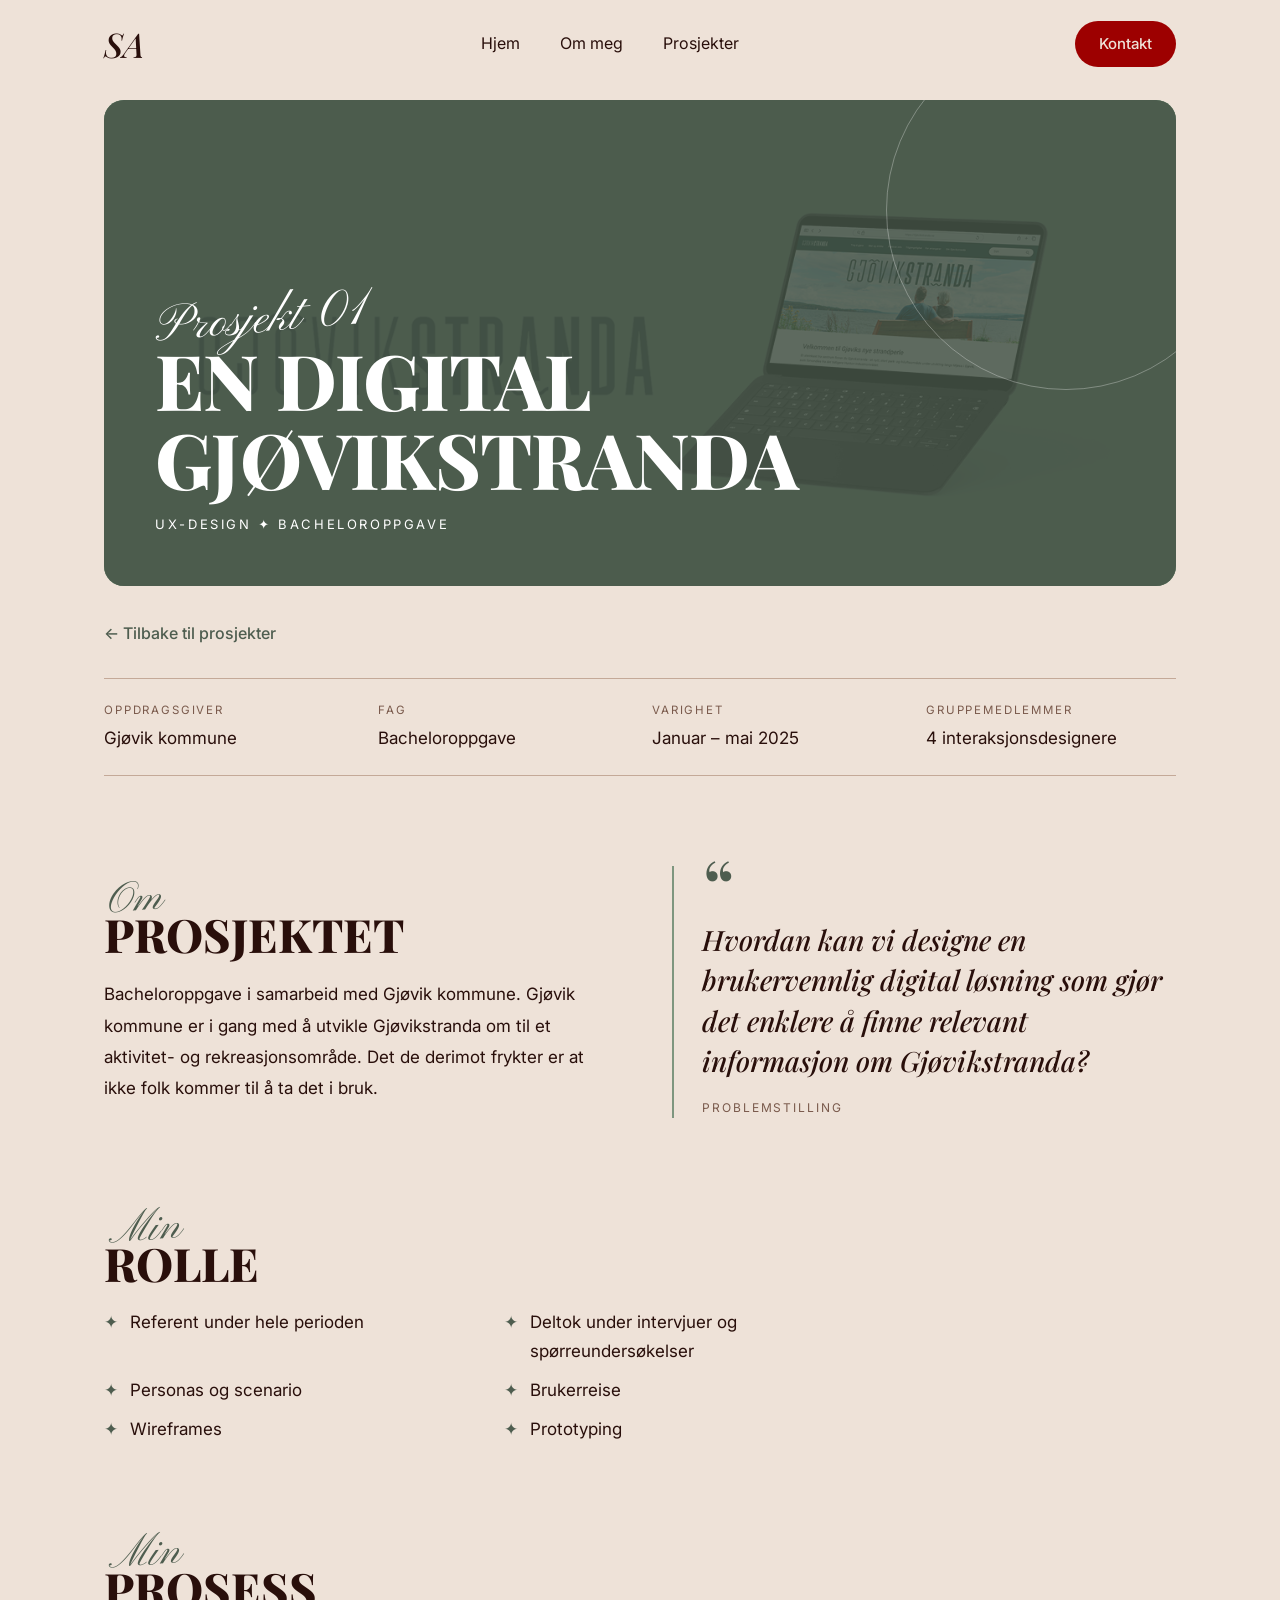
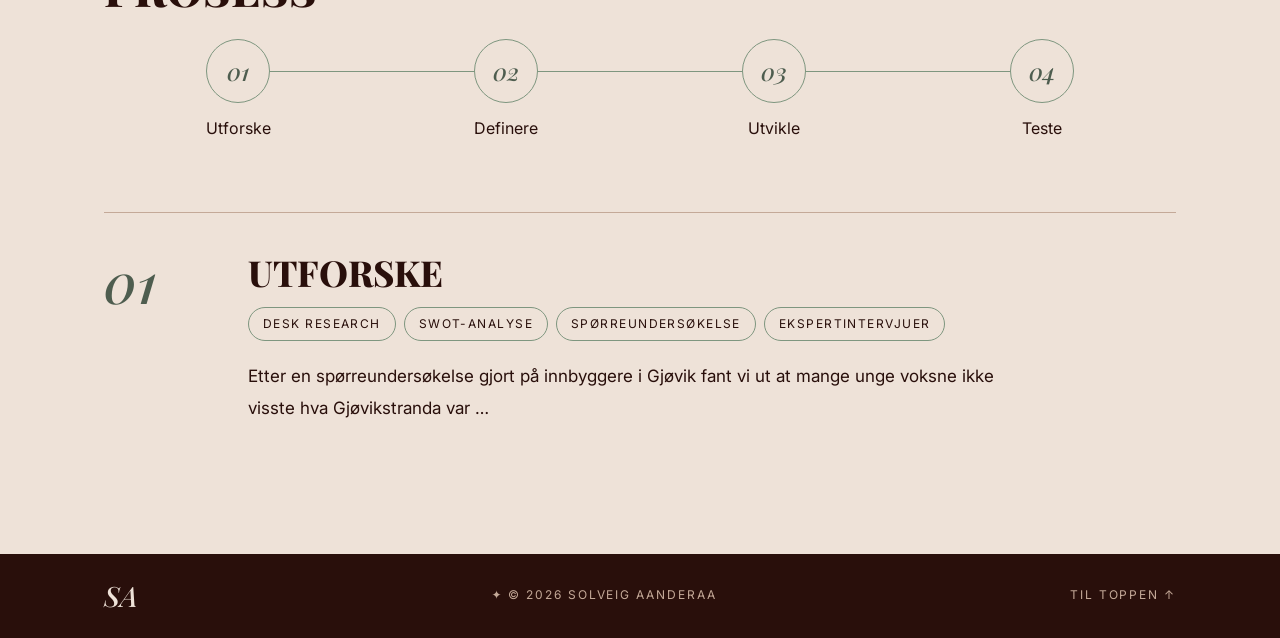
<file: design-referanse/prosjektside.html>
<!DOCTYPE html>
<html lang="no">
<head>
<meta charset="UTF-8">
<meta name="viewport" content="width=device-width, initial-scale=1.0">
<title>En digital Gjøvikstranda – Solveig Aanderaa</title>
<link rel="preconnect" href="https://fonts.googleapis.com">
<link rel="preconnect" href="https://fonts.gstatic.com" crossorigin>
<link href="https://fonts.googleapis.com/css2?family=Playfair+Display:ital,wght@0,500;0,800;1,500&family=Pinyon+Script&family=Inter:wght@400;500&display=swap" rel="stylesheet">
<!--
  DESIGNREFERANSE – PROSJEKTSIDE (mal for alle fire prosjektsider)
  Eksempelet bruker Gjøvikstranda. Hver prosjektside setter sin egen --accent
  (prosjektets eksisterende farge). Alt annet er likt på alle prosjektsider.
  Navbar og footer er identiske med forside.html.
-->
<style>
:root{
  --cream:#EEE2D8;
  --cherry:#9D0000;
  --cherry-dark:#7A0000;
  --wafer:#C4A998;
  --coffee:#290F0B;
  --muted:#7A5A4C;
  --serif:'Playfair Display', Georgia, serif;
  --script:'Pinyon Script', cursive;
  --sans:'Inter', system-ui, sans-serif;
  --wrap:1200px;
  --gutter:clamp(20px, 5vw, 64px);

  /* PROSJEKTFARGE – settes per side til prosjektets eksisterende farge */
  --accent:#7E967F;
  /* Mørkere variant brukt til tekst på cream, slik at kontrasten holder */
  --accent-text:color-mix(in srgb, var(--accent), #000 38%);
}
*{box-sizing:border-box;margin:0;padding:0}
body{background:var(--cream);color:var(--coffee);font-family:var(--sans);line-height:1.7;-webkit-font-smoothing:antialiased}
img{max-width:100%;display:block}
a{color:inherit;text-decoration:none}
a:focus-visible{outline:2px solid var(--cherry);outline-offset:3px}
.wrap{max-width:var(--wrap);margin:0 auto;padding:0 var(--gutter)}
.label{font-size:12px;letter-spacing:.16em;text-transform:uppercase}
.script{font-family:var(--script);font-weight:400;display:inline-block;transform:rotate(-5deg);line-height:1}

/* ---------- Navbar (lik forsiden) ---------- */
.nav{position:sticky;top:0;z-index:50;background:var(--cream)}
.nav-inner{display:flex;align-items:center;justify-content:space-between;height:88px}
.nav-logo{font-family:var(--serif);font-style:italic;font-weight:500;font-size:34px;line-height:1}
.nav-links{display:flex;gap:40px;list-style:none;font-size:16px}
.nav-links a:hover{color:var(--cherry)}
.nav-cta{background:var(--cherry);color:var(--cream);padding:10px 24px;border-radius:999px;font-size:15px;font-weight:500}
.nav-cta:hover{background:var(--cherry-dark)}

/* ---------- Topp ---------- */
.p-hero{position:relative;border-radius:20px;overflow:hidden;min-height:clamp(360px,38vw,500px);display:flex;align-items:flex-end;margin-top:12px;background:var(--accent)}
.p-hero img{position:absolute;inset:0;width:100%;height:100%;object-fit:cover}
.p-hero::before{content:"";position:absolute;inset:0;background:color-mix(in srgb, var(--accent), #000 45%);opacity:.86;z-index:1}
.p-hero::after{content:"";position:absolute;right:-70px;top:-70px;width:clamp(240px,28vw,380px);aspect-ratio:1;border:1px solid rgba(255,255,255,.3);border-radius:50%;z-index:1}
.p-hero-text{position:relative;z-index:2;color:#fff;padding:clamp(28px,4vw,56px)}
.p-hero .script{color:#fff;font-size:clamp(38px,4vw,54px)}
.p-title{font-family:var(--serif);font-weight:800;font-size:clamp(40px,6vw,84px);line-height:1.02;letter-spacing:-.01em;text-transform:uppercase;margin-top:-.08em;color:#fff}
.p-tags{margin-top:16px;font-size:13px;letter-spacing:.2em;text-transform:uppercase;color:#fff}

.back{display:inline-flex;align-items:center;gap:8px;color:var(--accent-text);font-weight:500;margin:34px 0 30px}
.back:hover{text-decoration:underline}

.meta{display:grid;grid-template-columns:repeat(4,minmax(0,1fr));gap:24px;border-top:1px solid var(--wafer);border-bottom:1px solid var(--wafer);padding:22px 0;margin-bottom:clamp(60px,7vw,96px)}
.meta .label{color:var(--muted);font-size:11.5px;display:block;margin-bottom:4px}
.meta p{font-size:17px}

/* ---------- Seksjonstitler (samme oppskrift som forsiden) ---------- */
.p-head{margin-bottom:22px}
.p-head .script{color:var(--accent-text);font-size:clamp(34px,3.4vw,44px);margin-left:4px}
.p-head h2{font-family:var(--serif);font-weight:800;font-size:clamp(34px,3.6vw,46px);line-height:1;margin-top:-.25em}
.p-section{margin-bottom:clamp(64px,7vw,100px)}
.p-section p{font-size:17px;line-height:1.85;max-width:68ch}

.intro-grid{display:grid;grid-template-columns:minmax(0,1fr) minmax(0,1fr);gap:clamp(32px,5vw,64px);align-items:center}
.quote{border-left:2px solid var(--accent);padding-left:28px}
.quote .mark{font-family:var(--serif);font-size:80px;line-height:.5;color:var(--accent-text);display:block;margin-bottom:14px}
.quote blockquote{font-family:var(--serif);font-style:italic;font-weight:500;font-size:clamp(22px,2.2vw,28px);line-height:1.45}
.quote .label{color:var(--muted);margin-top:16px;display:block}

.role-list{list-style:none;display:grid;grid-template-columns:repeat(2,minmax(0,1fr));gap:10px 40px;max-width:760px}
.role-list li{font-size:17px;padding-left:26px;position:relative}
.role-list li::before{content:"✦";position:absolute;left:0;color:var(--accent-text)}

/* ---------- Prosess ---------- */
.steps{display:flex;position:relative;margin:28px 0 70px}
.steps::before{content:"";position:absolute;top:32px;left:12.5%;right:12.5%;height:1px;background:var(--accent)}
.step{flex:1;text-align:center;position:relative;z-index:1}
.step .dot{width:64px;height:64px;border-radius:50%;border:1px solid var(--accent);background:var(--cream);margin:0 auto 12px;display:flex;align-items:center;justify-content:center;font-family:var(--serif);font-style:italic;font-weight:500;font-size:24px;color:var(--accent-text)}
.step span{font-size:16px}

.phase{display:grid;grid-template-columns:120px minmax(0,1fr);gap:24px;padding:40px 0;border-top:1px solid var(--wafer)}
.phase .num{font-family:var(--serif);font-style:italic;font-weight:500;font-size:56px;line-height:1;color:var(--accent-text)}
.phase h3{font-family:var(--serif);font-weight:800;font-size:clamp(28px,2.8vw,36px);text-transform:uppercase;line-height:1.1;margin-bottom:14px}
.methods{list-style:none;display:flex;flex-wrap:wrap;gap:8px;margin-bottom:20px}
.methods li{font-size:12px;letter-spacing:.12em;text-transform:uppercase;border:1px solid var(--accent);border-radius:999px;padding:6px 14px}

/* ---------- Footer (lik forsiden) ---------- */
.footer{background:var(--coffee);color:var(--wafer)}
.footer-inner{display:flex;justify-content:space-between;align-items:center;gap:20px;height:84px}
.footer .nav-logo{color:var(--cream);font-size:28px}

@media (max-width:860px){
  .nav-links{display:none} /* behold nettsidens eksisterende mobilmeny */
  .meta{grid-template-columns:repeat(2,minmax(0,1fr))}
  .intro-grid{grid-template-columns:1fr}
  .role-list{grid-template-columns:1fr}
  .steps::before{left:12%;right:12%}
  .step .dot{width:52px;height:52px;font-size:20px}
  .steps::before{top:26px}
  .phase{grid-template-columns:1fr;gap:8px}
  .footer-inner{flex-direction:column;justify-content:center;height:auto;padding:24px 0;text-align:center}
}
</style>
</head>
<body>

<header class="nav">
  <div class="wrap nav-inner">
    <a href="../index.html" class="nav-logo" aria-label="Solveig Aanderaa – forsiden">SA</a>
    <ul class="nav-links">
      <li><a href="../index.html">Hjem</a></li>
      <li><a href="../index.html#om">Om meg</a></li>
      <li><a href="../index.html#prosjekter">Prosjekter</a></li>
    </ul>
    <a href="../index.html#kontakt" class="nav-cta">Kontakt</a>
  </div>
</header>

<main class="wrap">
  <!-- Toppbilde med hvit tittel -->
  <section class="p-hero">
    <img src="../images/Gjøvikstranda.png" alt="">
    <div class="p-hero-text">
      <span class="script" aria-hidden="true">Prosjekt 01</span>
      <h1 class="p-title">En digital Gjøvikstranda</h1>
      <div class="p-tags">UX-design ✦ Bacheloroppgave</div>
    </div>
  </section>

  <a href="../index.html#prosjekter" class="back">← Tilbake til prosjekter</a>

  <div class="meta">
    <div><span class="label">Oppdragsgiver</span><p>Gjøvik kommune</p></div>
    <div><span class="label">Fag</span><p>Bacheloroppgave</p></div>
    <div><span class="label">Varighet</span><p>Januar – mai 2025</p></div>
    <div><span class="label">Gruppemedlemmer</span><p>4 interaksjonsdesignere</p></div>
  </div>

  <!-- Om prosjektet + problemstilling -->
  <section class="p-section intro-grid">
    <div>
      <div class="p-head"><span class="script" aria-hidden="true">Om</span><h2>PROSJEKTET</h2></div>
      <p>Bacheloroppgave i samarbeid med Gjøvik kommune. Gjøvik kommune er i gang med å utvikle Gjøvikstranda om til et aktivitet- og rekreasjonsområde. Det de derimot frykter er at ikke folk kommer til å ta det i bruk.</p>
    </div>
    <div class="quote">
      <span class="mark" aria-hidden="true">“</span>
      <blockquote>Hvordan kan vi designe en brukervennlig digital løsning som gjør det enklere å finne relevant informasjon om Gjøvikstranda?</blockquote>
      <span class="label">Problemstilling</span>
    </div>
  </section>

  <!-- Min rolle -->
  <section class="p-section">
    <div class="p-head"><span class="script" aria-hidden="true">Min</span><h2>ROLLE</h2></div>
    <ul class="role-list">
      <li>Referent under hele perioden</li>
      <li>Deltok under intervjuer og spørreundersøkelser</li>
      <li>Personas og scenario</li>
      <li>Brukerreise</li>
      <li>Wireframes</li>
      <li>Prototyping</li>
    </ul>
  </section>

  <!-- Prosess -->
  <section class="p-section">
    <div class="p-head"><span class="script" aria-hidden="true">Min</span><h2>PROSESS</h2></div>
    <div class="steps">
      <div class="step"><div class="dot">01</div><span>Utforske</span></div>
      <div class="step"><div class="dot">02</div><span>Definere</span></div>
      <div class="step"><div class="dot">03</div><span>Utvikle</span></div>
      <div class="step"><div class="dot">04</div><span>Teste</span></div>
    </div>

    <!-- Eksempel på én fase. De andre fasene følger samme mønster med eksisterende tekst og bilder. -->
    <div class="phase">
      <div class="num">01</div>
      <div>
        <h3>Utforske</h3>
        <ul class="methods"><li>Desk research</li><li>SWOT-analyse</li><li>Spørreundersøkelse</li><li>Ekspertintervjuer</li></ul>
        <p>Etter en spørreundersøkelse gjort på innbyggere i Gjøvik fant vi ut at mange unge voksne ikke visste hva Gjøvikstranda var …</p>
        <!-- eksisterende bildegalleri for fasen beholdes her -->
      </div>
    </div>
  </section>

  <!-- Øvrige seksjoner (Løsning med Figma-embeds, Refleksjoner osv.) beholder innholdet sitt
       og bruker samme titteloppskrift, f.eks. "Vår" LØSNING og "Mine" REFLEKSJONER. -->
</main>

<footer class="footer">
  <div class="wrap footer-inner">
    <span class="nav-logo">SA</span>
    <span class="label">✦ © 2026 Solveig Aanderaa</span>
    <a href="#" class="label">Til toppen ↑</a>
  </div>
</footer>

</body>
</html>
</file>
